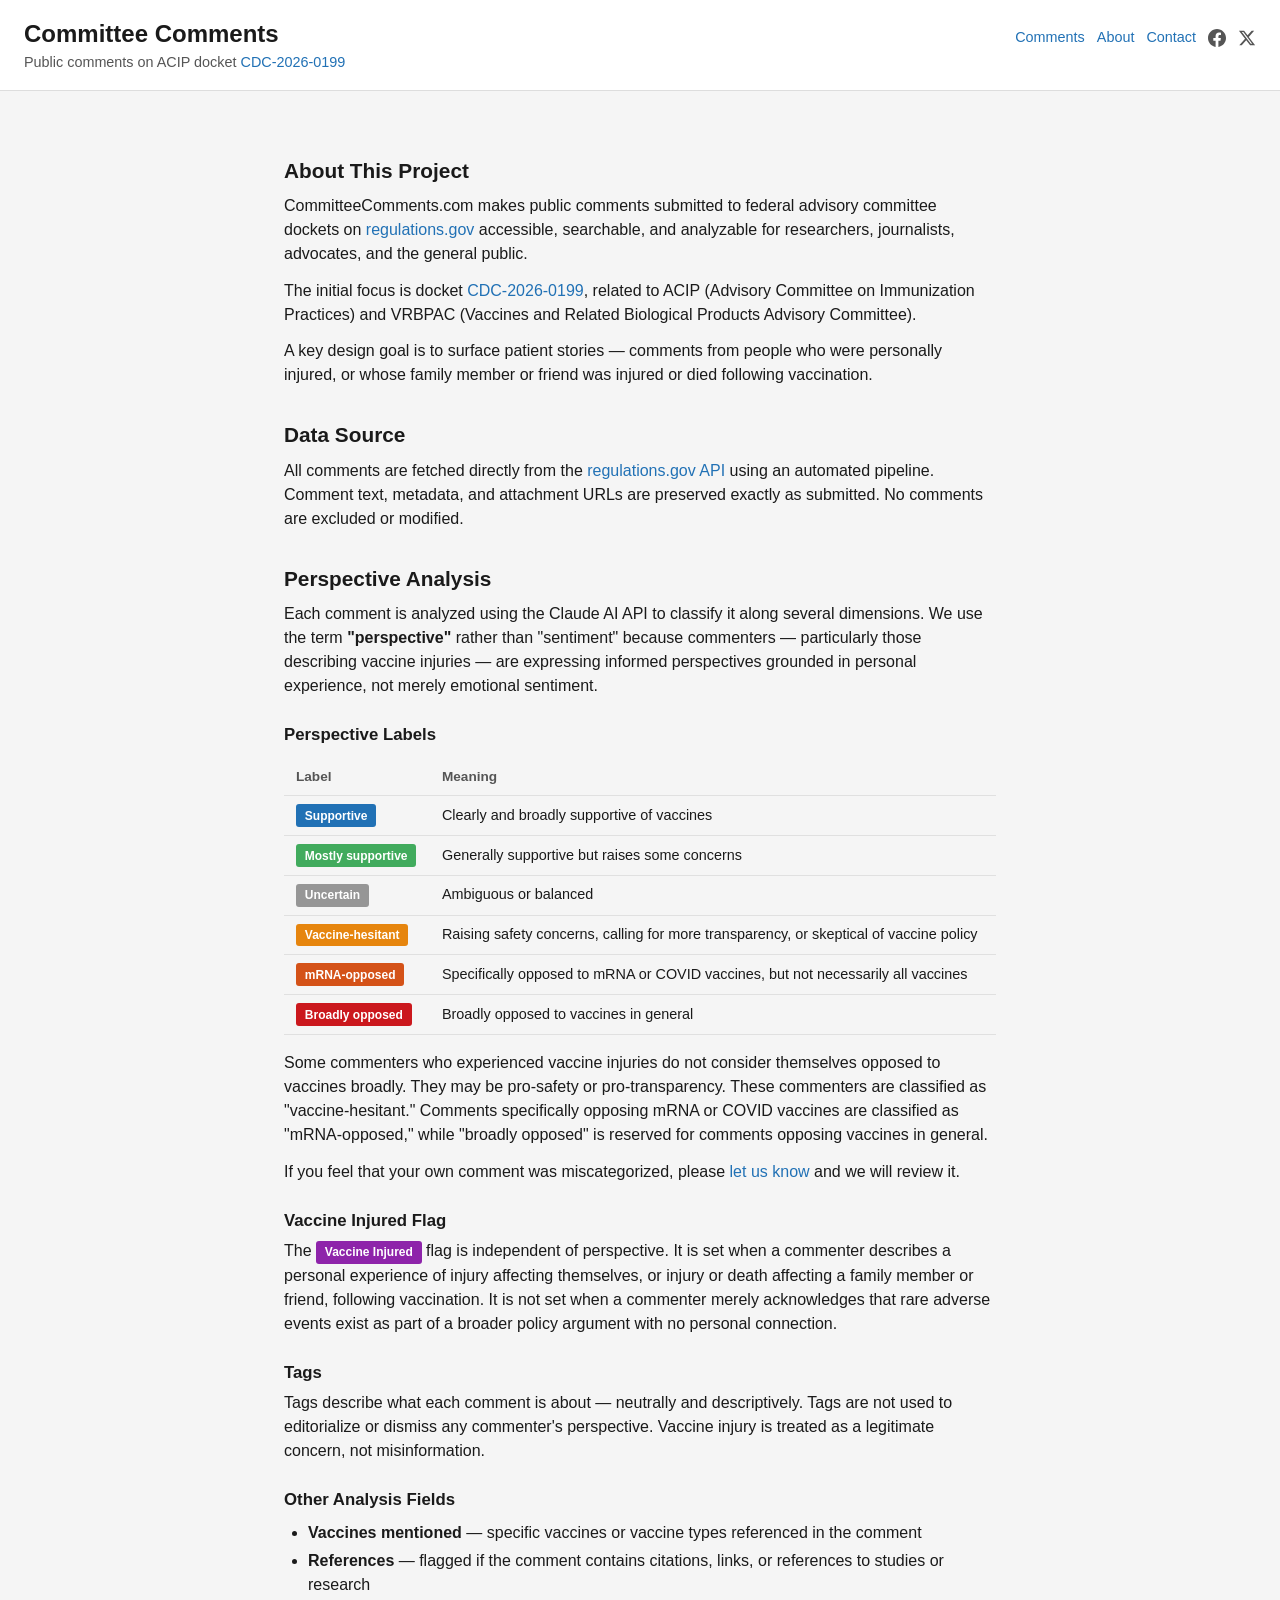
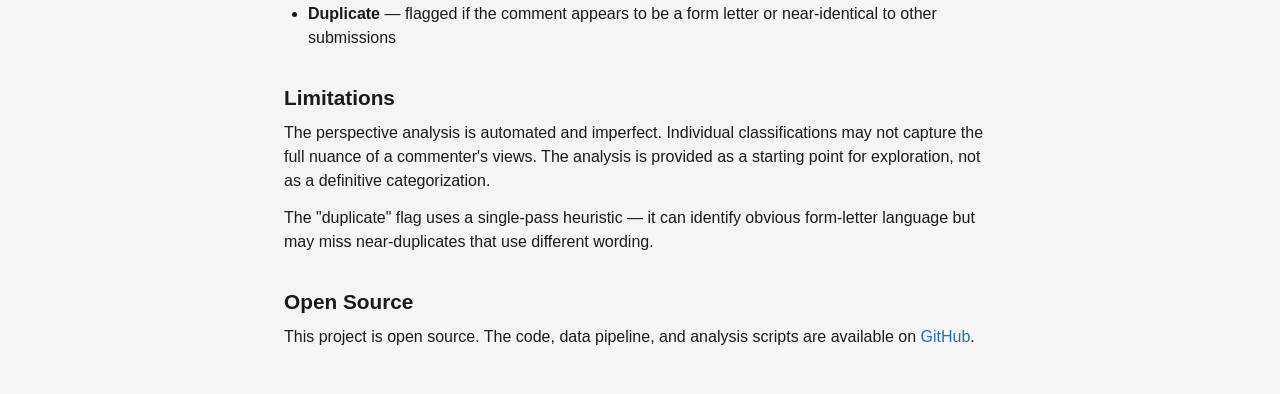
<file: about.html>
<!DOCTYPE html>
<html lang="en">

<head>
  <script async src="https://www.googletagmanager.com/gtag/js?id=G-KE7T0SS6PQ"></script>
  <script>window.dataLayer=window.dataLayer||[];function gtag(){dataLayer.push(arguments);}gtag('js',new Date());gtag('config','G-KE7T0SS6PQ');</script>
  <meta charset="UTF-8">
  <meta name="viewport" content="width=device-width, initial-scale=1.0">
  <title>About — Committee Comments</title>
  <link rel="icon" href="favicon.png" type="image/png">
  <meta name="description" content="Public comments, made accessible. Learn about the methodology behind CommitteeComments.com.">
  <meta property="og:title" content="About — Committee Comments">
  <meta property="og:description" content="Public comments, made accessible. Learn about the methodology behind CommitteeComments.com.">
  <meta property="og:image" content="https://committeecomments.com/share.png">
  <meta property="og:url" content="https://committeecomments.com/about.html">
  <meta property="og:type" content="website">
  <meta name="twitter:card" content="summary_large_image">
  <meta name="twitter:title" content="About — Committee Comments">
  <meta name="twitter:description" content="Public comments, made accessible. Learn about the methodology behind CommitteeComments.com.">
  <meta name="twitter:image" content="https://committeecomments.com/share.png">
  <link rel="stylesheet" href="style.css">
</head>

<body>
  <header>
    <div>
      <h1><a href="index.html">Committee Comments</a></h1>
      <p class="subtitle">Public comments on ACIP docket <a href="https://www.regulations.gov/docket/CDC-2026-0199"
          target="_blank">CDC-2026-0199</a></p>
    </div>
    <nav>
      <a href="index.html">Comments</a>
      <a href="about.html">About</a>
      <a href="contact.html">Contact</a>
      <a href="https://www.facebook.com/sharer/sharer.php?u=https%3A%2F%2Fcommitteecomments.com&quote=I%20appreciate%20this%20website%20that%20shares%20comments%20for%20the%20%28now%20disbanded%29%20CDC%20Advisory%20Committee%20on%20Immunization%20Practices" target="_blank" rel="noopener" class="social-icon" title="Share on Facebook"><svg width="18" height="18" viewBox="0 0 24 24" fill="currentColor"><path d="M24 12.073c0-6.627-5.373-12-12-12s-12 5.373-12 12c0 5.99 4.388 10.954 10.125 11.854v-8.385H7.078v-3.47h3.047V9.43c0-3.007 1.792-4.669 4.533-4.669 1.312 0 2.686.235 2.686.235v2.953H15.83c-1.491 0-1.956.925-1.956 1.874v2.25h3.328l-.532 3.47h-2.796v8.385C19.612 23.027 24 18.062 24 12.073z"/></svg></a>
      <a href="https://twitter.com/intent/tweet?text=I%20appreciate%20this%20website%20that%20shares%20comments%20for%20the%20%28now%20disbanded%29%20CDC%20Advisory%20Committee%20on%20Immunization%20Practices&url=https%3A%2F%2Fcommitteecomments.com" target="_blank" rel="noopener" class="social-icon" title="Share on X/Twitter"><svg width="18" height="18" viewBox="0 0 24 24" fill="currentColor"><path d="M18.244 2.25h3.308l-7.227 8.26 8.502 11.24H16.17l-5.214-6.817L4.99 21.75H1.68l7.73-8.835L1.254 2.25H8.08l4.713 6.231zm-1.161 17.52h1.833L7.084 4.126H5.117z"/></svg></a>
    </nav>
  </header>

  <main class="about-page">
    <article class="about-content">
      <h2>About This Project</h2>

      <p>CommitteeComments.com makes public comments submitted to federal advisory
        committee dockets on <a href="https://www.regulations.gov" target="_blank">regulations.gov</a>
        accessible, searchable, and analyzable for researchers, journalists, advocates,
        and the general public.</p>

      <p>The initial focus is docket
        <a href="https://www.regulations.gov/docket/CDC-2026-0199" target="_blank">CDC-2026-0199</a>,
        related to ACIP (Advisory Committee on Immunization Practices) and VRBPAC
        (Vaccines and Related Biological Products Advisory Committee).
      </p>

      <p>A key design goal is to surface patient stories — comments from people who
        were personally injured, or whose family member or friend was injured or died
        following vaccination.</p>

      <h2>Data Source</h2>

      <p>All comments are fetched directly from the
        <a href="https://open.gsa.gov/api/regulationsgov/" target="_blank">regulations.gov API</a>
        using an automated pipeline. Comment text, metadata, and attachment URLs are
        preserved exactly as submitted. No comments are excluded or modified.
      </p>

      <h2>Perspective Analysis</h2>

      <p>Each comment is analyzed using the Claude AI API to classify it along
        several dimensions. We use the term <strong>"perspective"</strong> rather
        than "sentiment" because commenters — particularly those describing vaccine
        injuries — are expressing informed perspectives grounded in personal
        experience, not merely emotional sentiment.</p>

      <h3>Perspective Labels</h3>

      <table class="about-table">
        <thead>
          <tr>
            <th>Label</th>
            <th>Meaning</th>
          </tr>
        </thead>
        <tbody>
          <tr>
            <td><span class="perspective-badge perspective-supportive">Supportive</span></td>
            <td>Clearly and broadly supportive of vaccines</td>
          </tr>
          <tr>
            <td><span class="perspective-badge perspective-mostly-supportive">Mostly supportive</span></td>
            <td>Generally supportive but raises some concerns</td>
          </tr>
          <tr>
            <td><span class="perspective-badge perspective-uncertain">Uncertain</span></td>
            <td>Ambiguous or balanced</td>
          </tr>
          <tr>
            <td><span class="perspective-badge perspective-vaccine-hesitant">Vaccine-hesitant</span></td>
            <td>Raising safety concerns, calling for more transparency, or skeptical of vaccine policy</td>
          </tr>
          <tr>
            <td><span class="perspective-badge perspective-mRNA-opposed">mRNA-opposed</span></td>
            <td>Specifically opposed to mRNA or COVID vaccines, but not necessarily all vaccines</td>
          </tr>
          <tr>
            <td><span class="perspective-badge perspective-broadly-opposed">Broadly opposed</span></td>
            <td>Broadly opposed to vaccines in general</td>
          </tr>
        </tbody>
      </table>

      <p>Some commenters who experienced vaccine injuries do not consider themselves
        opposed to vaccines broadly. They may be pro-safety or pro-transparency.
        These commenters are classified as "vaccine-hesitant." Comments specifically
        opposing mRNA or COVID vaccines are classified as "mRNA-opposed," while
        "broadly opposed" is reserved for comments opposing vaccines in general.</p>

      <p>If you feel that your own comment was miscategorized, please
        <a href="contact.html">let us know</a> and we will review it.</p>

      <h3>Vaccine Injured Flag</h3>

      <p>The <span class="injured-badge">Vaccine Injured</span> flag is
        independent of perspective. It is set when a commenter describes a personal
        experience of injury affecting themselves, or injury or death affecting a
        family member or friend, following vaccination. It is not set when a
        commenter merely acknowledges that rare adverse events exist as part of a
        broader policy argument with no personal connection.</p>

      <h3>Tags</h3>

      <p>Tags describe what each comment is about — neutrally and descriptively.
        Tags are not used to editorialize or dismiss any commenter's perspective.
        Vaccine injury is treated as a legitimate concern, not misinformation.</p>

      <h3>Other Analysis Fields</h3>

      <ul>
        <li><strong>Vaccines mentioned</strong> — specific vaccines or vaccine types
          referenced in the comment</li>
        <li><strong>References</strong> — flagged if the comment contains citations,
          links, or references to studies or research</li>
        <li><strong>Duplicate</strong> — flagged if the comment appears to be a form
          letter or near-identical to other submissions</li>
      </ul>

      <h2>Limitations</h2>

      <p>The perspective analysis is automated and imperfect. Individual
        classifications may not capture the full nuance of a commenter's views.
        The analysis is provided as a starting point for exploration, not as a
        definitive categorization.</p>

      <p>The "duplicate" flag uses a single-pass heuristic — it can identify
        obvious form-letter language but may miss near-duplicates that use
        different wording.</p>

      <h2>Open Source</h2>

      <p>This project is open source. The code, data pipeline, and analysis
        scripts are available on
        <a href="https://github.com/mroswell/committeecomments.com" target="_blank">GitHub</a>.
      </p>
    </article>
  </main>
</body>

</html>
</file>
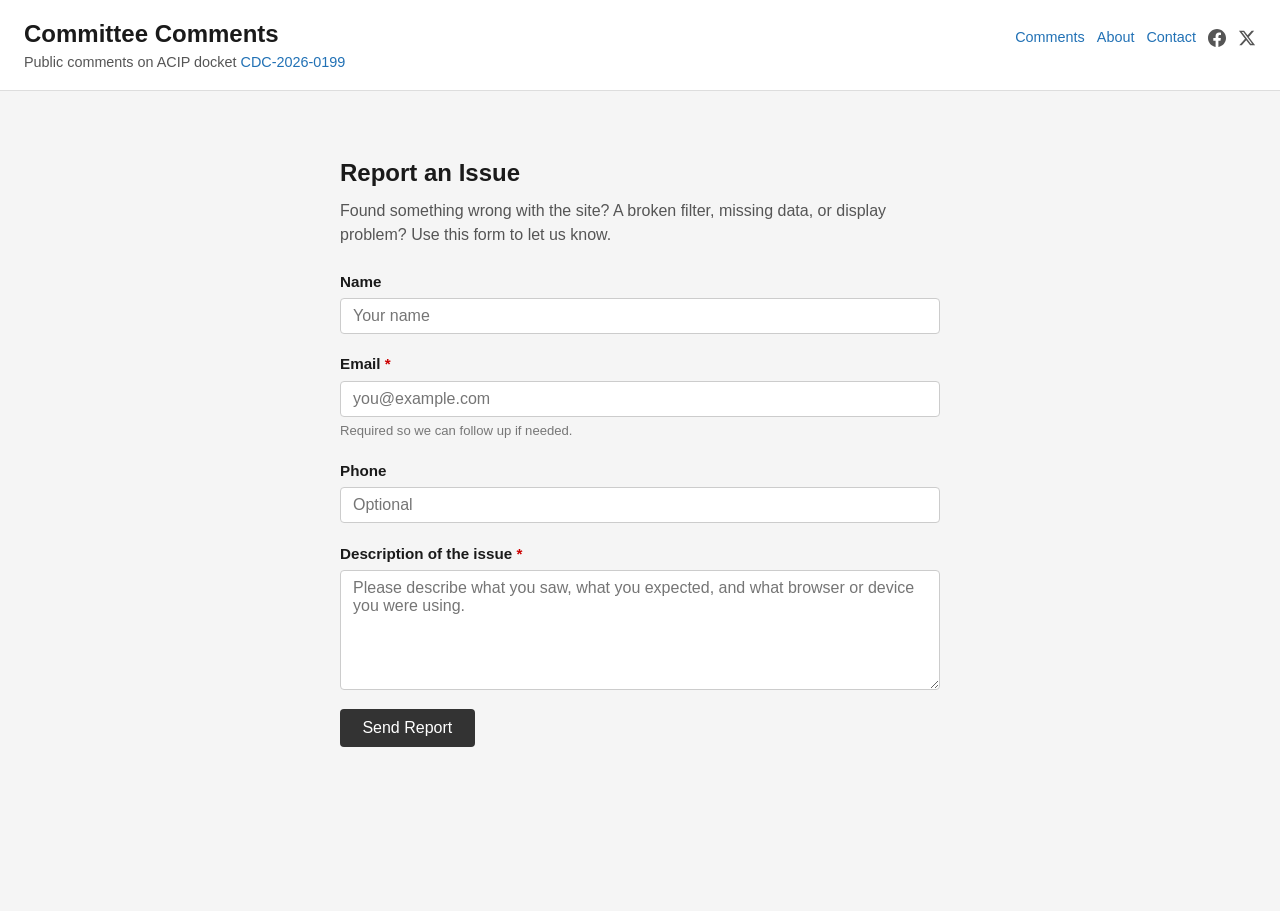
<file: contact.html>
<!DOCTYPE html>
<html lang="en">

<head>
    <script async src="https://www.googletagmanager.com/gtag/js?id=G-KE7T0SS6PQ"></script>
    <script>window.dataLayer=window.dataLayer||[];function gtag(){dataLayer.push(arguments);}gtag('js',new Date());gtag('config','G-KE7T0SS6PQ');</script>
    <meta charset="UTF-8" />
    <meta name="viewport" content="width=device-width, initial-scale=1.0" />
    <title>Contact — Committee Comments</title>
    <link rel="icon" href="favicon.png" type="image/png">
    <meta name="description" content="Public comments, made accessible. Report an issue with CommitteeComments.com.">
    <meta property="og:title" content="Contact — Committee Comments">
    <meta property="og:description" content="Public comments, made accessible. Report an issue with CommitteeComments.com.">
    <meta property="og:image" content="https://committeecomments.com/share.png">
    <meta property="og:url" content="https://committeecomments.com/contact.html">
    <meta property="og:type" content="website">
    <meta name="twitter:card" content="summary_large_image">
    <meta name="twitter:title" content="Contact — Committee Comments">
    <meta name="twitter:description" content="Public comments, made accessible. Report an issue with CommitteeComments.com.">
    <meta name="twitter:image" content="https://committeecomments.com/share.png">
    <link rel="stylesheet" href="style.css" />
    <style>
        .contact-form {
            max-width: 600px;
            margin: 2rem auto;
        }

        .contact-form h2 {
            margin-bottom: 0.5rem;
        }

        .contact-form p.intro {
            color: #555;
            margin-bottom: 1.5rem;
        }

        .form-group {
            margin-bottom: 1.2rem;
            display: flex;
            flex-direction: column;
        }

        .form-group label {
            font-weight: 600;
            margin-bottom: 0.3rem;
            font-size: 0.95rem;
        }

        .form-group input,
        .form-group textarea {
            padding: 0.5rem 0.75rem;
            border: 1px solid #ccc;
            border-radius: 4px;
            font-size: 1rem;
            font-family: inherit;
            background: #fff;
        }

        .form-group input:focus,
        .form-group textarea:focus {
            outline: none;
            border-color: #555;
        }

        .form-group textarea {
            resize: vertical;
            min-height: 120px;
        }

        .form-group .hint {
            font-size: 0.82rem;
            color: #777;
            margin-top: 0.25rem;
        }

        button[type="submit"] {
            background: #333;
            color: #fff;
            border: none;
            padding: 0.6rem 1.4rem;
            font-size: 1rem;
            border-radius: 4px;
            cursor: pointer;
        }

        button[type="submit"]:hover {
            background: #555;
        }

        .success-message {
            display: none;
            background: #f0faf0;
            border: 1px solid #aaddaa;
            border-radius: 4px;
            padding: 1rem 1.2rem;
            color: #2a6a2a;
            margin-top: 1rem;
        }
    </style>
</head>

<body>

    <header>
        <div>
            <h1><a href="index.html">Committee Comments</a></h1>
            <p class="subtitle">Public comments on ACIP docket <a
                    href="https://www.regulations.gov/docket/CDC-2026-0199" target="_blank">CDC-2026-0199</a></p>
        </div>
        <nav>
            <a href="index.html">Comments</a>
            <a href="about.html">About</a>
            <a href="contact.html">Contact</a>
            <a href="https://www.facebook.com/sharer/sharer.php?u=https%3A%2F%2Fcommitteecomments.com&quote=I%20appreciate%20this%20website%20that%20shares%20comments%20for%20the%20%28now%20disbanded%29%20CDC%20Advisory%20Committee%20on%20Immunization%20Practices" target="_blank" rel="noopener" class="social-icon" title="Share on Facebook"><svg width="18" height="18" viewBox="0 0 24 24" fill="currentColor"><path d="M24 12.073c0-6.627-5.373-12-12-12s-12 5.373-12 12c0 5.99 4.388 10.954 10.125 11.854v-8.385H7.078v-3.47h3.047V9.43c0-3.007 1.792-4.669 4.533-4.669 1.312 0 2.686.235 2.686.235v2.953H15.83c-1.491 0-1.956.925-1.956 1.874v2.25h3.328l-.532 3.47h-2.796v8.385C19.612 23.027 24 18.062 24 12.073z"/></svg></a>
            <a href="https://twitter.com/intent/tweet?text=I%20appreciate%20this%20website%20that%20shares%20comments%20for%20the%20%28now%20disbanded%29%20CDC%20Advisory%20Committee%20on%20Immunization%20Practices&url=https%3A%2F%2Fcommitteecomments.com" target="_blank" rel="noopener" class="social-icon" title="Share on X/Twitter"><svg width="18" height="18" viewBox="0 0 24 24" fill="currentColor"><path d="M18.244 2.25h3.308l-7.227 8.26 8.502 11.24H16.17l-5.214-6.817L4.99 21.75H1.68l7.73-8.835L1.254 2.25H8.08l4.713 6.231zm-1.161 17.52h1.833L7.084 4.126H5.117z"/></svg></a>
        </nav>
    </header>

    <main class="about-page">
        <div class="contact-form">
            <h2>Report an Issue</h2>
            <p class="intro">
                Found something wrong with the site? A broken filter, missing data, or display problem?
                Use this form to let us know.
            </p>

            <form id="contact-form" action="https://formspree.io/f/maqpzjyz" method="POST">

                <div class="form-group">
                    <label for="name">Name</label>
                    <input type="text" id="name" name="name" placeholder="Your name" />
                </div>

                <div class="form-group">
                    <label for="email">Email <span style="color:#c00">*</span></label>
                    <input type="email" id="email" name="email" required placeholder="you@example.com" />
                    <span class="hint">Required so we can follow up if needed.</span>
                </div>

                <div class="form-group">
                    <label for="phone">Phone</label>
                    <input type="tel" id="phone" name="phone" placeholder="Optional" />
                </div>

                <div class="form-group">
                    <label for="message">Description of the issue <span style="color:#c00">*</span></label>
                    <textarea id="message" name="message" required
                        placeholder="Please describe what you saw, what you expected, and what browser or device you were using."></textarea>
                </div>

                <!-- Honeypot spam field — hidden from real users -->
                <input type="text" name="_gotcha" style="display:none" />

                <button type="submit">Send Report</button>

                <div class="success-message" id="success-msg">
                    ✓ Thanks! Your report has been received.
                </div>

            </form>
        </div>
    </main>

    <script>
        const form = document.getElementById('contact-form');
        const successMsg = document.getElementById('success-msg');

        form.addEventListener('submit', async function (e) {
            e.preventDefault();
            const data = new FormData(form);
            const response = await fetch(form.action, {
                method: 'POST',
                body: data,
                headers: { 'Accept': 'application/json' }
            });
            if (response.ok) {
                form.reset();
                successMsg.style.display = 'block';
            } else {
                alert('Something went wrong. Please try again or email us directly.');
            }
        });
    </script>

</body>

</html>
</file>
<file: style.css>
/* === Reset & Base === */
*, *::before, *::after { box-sizing: border-box; margin: 0; padding: 0; }

body {
  font-family: -apple-system, BlinkMacSystemFont, "Segoe UI", Roboto, Helvetica, Arial, sans-serif;
  color: #1a1a1a;
  background: #f5f5f5;
  line-height: 1.5;
  overflow-wrap: break-word;
  word-break: break-word;
}

html { overflow-x: hidden; }

a { color: #2171b5; text-decoration: none; }
a:hover { text-decoration: underline; }

/* === Loading Overlay === */
#loading-overlay {
  position: fixed;
  inset: 0;
  z-index: 1000;
  display: flex;
  align-items: center;
  justify-content: center;
  background: #fff;
  transition: opacity 0.3s;
}
#loading-overlay.hidden { opacity: 0; pointer-events: none; }

.loader { text-align: center; }

.spinner {
  width: 40px;
  height: 40px;
  margin: 0 auto 1rem;
  border: 4px solid #e0e0e0;
  border-top-color: #2171b5;
  border-radius: 50%;
  animation: spin 0.8s linear infinite;
}
@keyframes spin { to { transform: rotate(360deg); } }

#loading-text { color: #666; font-size: 0.95rem; }

/* === Header === */
header {
  background: #fff;
  border-bottom: 1px solid #ddd;
  padding: 1rem 1.5rem;
  display: flex;
  align-items: baseline;
  justify-content: space-between;
  flex-wrap: wrap;
  gap: 0.5rem;
}
header h1 { font-size: 1.5rem; font-weight: 700; }
header h1 a { color: inherit; }
header h1 a:hover { text-decoration: none; }
.subtitle { color: #555; font-size: 0.9rem; }
header nav { font-size: 0.9rem; display: flex; align-items: center; gap: 0.75rem; }
.social-icon { color: #555; display: inline-flex; align-items: center; }
.social-icon:hover { color: #2171b5; text-decoration: none; }

/* === Main Layout === */
main {
  display: grid;
  grid-template-columns: 280px 1fr;
  gap: 0;
  max-width: 1400px;
  margin: 0 auto;
  min-height: calc(100vh - 80px);
}

/* === Filters Sidebar === */
#filters {
  background: #fff;
  border-right: 1px solid #ddd;
  padding: 1rem;
  position: sticky;
  top: 0;
  height: 100vh;
  overflow-y: auto;
}

#filter-toggle { display: none; }

.filter-group {
  margin-bottom: 1rem;
  padding-bottom: 1rem;
  border-bottom: 1px solid #eee;
}
.filter-group:last-of-type { border-bottom: none; }

.filter-group > label {
  display: block;
  font-size: 0.8rem;
  font-weight: 600;
  text-transform: uppercase;
  letter-spacing: 0.03em;
  color: #555;
  margin-bottom: 0.4rem;
}

.filter-group select,
.filter-group input[type="search"],
.filter-group input[type="text"] {
  width: 100%;
  padding: 0.45rem 0.6rem;
  border: 1px solid #ccc;
  border-radius: 4px;
  font-size: 0.9rem;
  background: #fff;
}
.filter-group select:focus,
.filter-group input:focus {
  outline: none;
  border-color: #2171b5;
  box-shadow: 0 0 0 2px rgba(33, 113, 181, 0.2);
}

.checkbox-label {
  display: flex;
  align-items: center;
  gap: 0.5rem;
  cursor: pointer;
  font-size: 0.9rem;
}
.checkbox-label input[type="checkbox"] {
  width: 16px;
  height: 16px;
  accent-color: #2171b5;
}

.filter-count { color: #888; font-size: 0.85rem; }

/* Tag Dropdown */
.tag-dropdown { position: relative; }

.selected-tags {
  display: flex;
  flex-wrap: wrap;
  gap: 0.3rem;
  margin-top: 0.4rem;
}

.selected-tag {
  display: inline-flex;
  align-items: center;
  gap: 0.3rem;
  background: #e8e8e8;
  border-radius: 3px;
  padding: 0.2rem 0.4rem;
  font-size: 0.85rem;
}
.selected-tag button {
  background: none;
  border: none;
  cursor: pointer;
  font-size: 1rem;
  line-height: 1;
  color: #666;
  padding: 0 0.15rem;
}
.selected-tag button:hover { color: #c00; }

.tag-list {
  position: absolute;
  top: 100%;
  left: 0;
  right: 0;
  max-height: 300px;
  overflow-y: auto;
  background: #fff;
  border: 1px solid #ccc;
  border-top: none;
  border-radius: 0 0 4px 4px;
  z-index: 10;
}

.tag-item {
  padding: 0.35rem 0.6rem;
  cursor: pointer;
  font-size: 0.85rem;
  display: flex;
  justify-content: space-between;
}
.tag-item:hover { background: #f0f4f8; }
.tag-item .tag-count { color: #888; }
.tag-item.disabled { color: #bbb; cursor: default; }

.clear-btn {
  width: 100%;
  padding: 0.5rem;
  background: none;
  border: 1px solid #ccc;
  border-radius: 4px;
  cursor: pointer;
  font-size: 0.85rem;
  color: #555;
  margin-top: 0.5rem;
}
.clear-btn:hover { background: #f0f0f0; }

/* === Results Area === */
#results { padding: 1rem 1.5rem; }

#results-header {
  display: flex;
  justify-content: space-between;
  align-items: center;
  margin-bottom: 1rem;
  flex-wrap: wrap;
  gap: 0.5rem;
}

#results-count { font-size: 0.95rem; color: #555; }

#sort-wrapper {
  display: flex;
  align-items: center;
  gap: 0.4rem;
  font-size: 0.85rem;
}
#sort-wrapper label { color: #555; }
#sort-wrapper select {
  padding: 0.3rem 0.5rem;
  border: 1px solid #ccc;
  border-radius: 4px;
  font-size: 0.85rem;
}

/* === Comment Cards === */
.comment-card {
  background: #fff;
  border: 1px solid #ddd;
  border-radius: 6px;
  padding: 1rem 1.25rem;
  margin-bottom: 0.75rem;
  box-shadow: 0 1px 3px rgba(0,0,0,0.04);
}

.card-header {
  display: flex;
  align-items: center;
  gap: 0.5rem;
  margin-bottom: 0.5rem;
}
.card-share-group {
  margin-left: auto;
  display: flex;
  align-items: center;
  gap: 0.35rem;
  flex-shrink: 0;
}

/* Perspective Badges */
.perspective-badge {
  display: inline-block;
  padding: 0.15rem 0.55rem;
  border-radius: 3px;
  font-size: 0.75rem;
  font-weight: 600;
  color: #fff;
  white-space: nowrap;
}
.perspective-supportive { background: #2171b5; }
.perspective-mostly-supportive { background: #41ab5d; }
.perspective-uncertain { background: #969696; }
.perspective-vaccine-hesitant { background: #e6850e; }
.perspective-mRNA-opposed { background: #d45218; }
.perspective-broadly-opposed { background: #cb181d; }

/* Vaccine Injured Badge */
.injured-badge {
  display: inline-block;
  padding: 0.15rem 0.55rem;
  border-radius: 3px;
  font-size: 0.75rem;
  font-weight: 600;
  color: #fff;
  background: #8e24aa;
  white-space: nowrap;
}

/* Duplicate Badge */
.duplicate-badge {
  display: inline-block;
  padding: 0.15rem 0.55rem;
  border-radius: 3px;
  font-size: 0.75rem;
  font-weight: 600;
  color: #fff;
  background: #757575;
  white-space: nowrap;
}

/* Card Meta */
.card-meta {
  display: flex;
  align-items: baseline;
  gap: 0.6rem;
  flex-wrap: wrap;
  font-size: 0.9rem;
  margin-bottom: 0.5rem;
}
.card-meta .org { color: #555; }
.card-meta time { color: #888; font-size: 0.85rem; margin-left: auto; }

/* Card Comment */
.card-comment {
  font-size: 0.9rem;
  line-height: 1.6;
  overflow-wrap: break-word;
  max-width: 100%;
  overflow-x: hidden;
}
.card-comment img { max-width: 100%; height: auto; }
.card-comment a { word-break: break-all; }

/* Card Tags */
.card-tags {
  display: flex;
  flex-wrap: wrap;
  gap: 0.3rem;
  margin-top: 0.6rem;
}
.tag {
  display: inline-block;
  background: #eef2f7;
  color: #3a5a7c;
  padding: 0.1rem 0.45rem;
  border-radius: 3px;
  font-size: 0.75rem;
}

/* Card Footer */
.card-footer {
  display: flex;
  align-items: center;
  gap: 0.75rem;
  flex-wrap: wrap;
  margin-top: 0.6rem;
  padding-top: 0.5rem;
  border-top: 1px solid #eee;
  font-size: 0.85rem;
}
.card-footer a { font-size: 0.85rem; }
.share-btn {
  background: #f0f4f8;
  border: none;
  border-radius: 4px;
  padding: 0.4rem 0.7rem;
  font-size: 0.8rem;
  cursor: pointer;
  color: #2171b5;
  font-weight: 500;
  transition: background 0.2s, color 0.2s;
  display: inline-flex;
  align-items: center;
  gap: 0.3rem;
  text-decoration: none;
}
.share-btn:hover { background: #dce8f2; text-decoration: none; }
.share-social-btn { padding: 0.4rem; color: #555; }
.share-social-btn:hover { color: #2171b5; }
.share-btn.copied {
  background: #41ab5d;
  color: #fff;
}

.reg-link { margin-left: auto; }

/* Highlighted single comment view */
.comment-card.highlighted {
  border-color: #2171b5;
  box-shadow: 0 2px 8px rgba(33, 113, 181, 0.15);
}

.back-to-all {
  display: inline-block;
  margin-bottom: 1rem;
  padding: 0.5rem 1rem;
  background: #fff;
  border: 1px solid #ccc;
  border-radius: 4px;
  cursor: pointer;
  font-size: 0.9rem;
  color: #2171b5;
}
.back-to-all:hover { background: #f0f4f8; }

/* === Pagination === */
#pagination {
  display: flex;
  justify-content: center;
  align-items: center;
  gap: 0.25rem;
  margin-top: 1.5rem;
  flex-wrap: wrap;
}

.page-btn {
  min-width: 36px;
  height: 36px;
  display: inline-flex;
  align-items: center;
  justify-content: center;
  border: 1px solid #ccc;
  border-radius: 4px;
  background: #fff;
  cursor: pointer;
  font-size: 0.85rem;
  color: #333;
  padding: 0 0.5rem;
}
.page-btn:hover { background: #f0f4f8; }
.page-btn.active {
  background: #2171b5;
  color: #fff;
  border-color: #2171b5;
}
.page-btn:disabled {
  opacity: 0.4;
  cursor: default;
}
.page-ellipsis {
  display: inline-flex;
  align-items: center;
  justify-content: center;
  min-width: 36px;
  height: 36px;
  font-size: 0.85rem;
  color: #888;
}

/* === Mobile === */
@media (max-width: 767px) {
  main {
    grid-template-columns: 1fr;
  }

  #filters {
    position: relative;
    height: auto;
    border-right: none;
    border-bottom: 1px solid #ddd;
    padding: 0;
  }

  #filter-toggle {
    display: flex;
    align-items: center;
    gap: 0.4rem;
    width: 100%;
    padding: 0.75rem 1rem;
    background: #fff;
    border: none;
    border-bottom: 1px solid #eee;
    cursor: pointer;
    font-size: 0.95rem;
    font-weight: 600;
  }

  #active-filter-count {
    display: inline-flex;
    align-items: center;
    justify-content: center;
    background: #2171b5;
    color: #fff;
    border-radius: 50%;
    width: 20px;
    height: 20px;
    font-size: 0.75rem;
    font-weight: 700;
  }

  #filter-panel {
    display: none;
    padding: 1rem;
  }
  #filter-panel.open { display: block; }

  #results { padding: 0.75rem; }

  .card-meta { flex-direction: column; gap: 0.2rem; }
  .card-meta time { margin-left: 0; }

  .card-header { flex-wrap: wrap; }
  .card-share-group { margin-left: 0; margin-top: 0.3rem; width: 100%; }

  .card-footer { flex-direction: column; align-items: flex-start; }
  .reg-link { margin-left: 0; }

  .card-comment { font-size: 0.85rem; }

  .comment-card { padding: 0.75rem; }

  header { flex-direction: column; gap: 0.25rem; }
  header nav { gap: 0.5rem; }

  #results-header { flex-direction: column; align-items: flex-start; }
}

/* === Focus & Accessibility === */
:focus-visible {
  outline: 2px solid #2171b5;
  outline-offset: 2px;
}

/* === About Page === */
.about-page {
  display: block;
  max-width: 760px;
  margin: 0 auto;
  padding: 2rem 1.5rem;
}
.about-content h2 {
  font-size: 1.3rem;
  margin-top: 2rem;
  margin-bottom: 0.5rem;
}
.about-content h3 {
  font-size: 1.05rem;
  margin-top: 1.5rem;
  margin-bottom: 0.4rem;
}
.about-content p { margin-bottom: 0.8rem; }
.about-content ul { margin: 0.5rem 0 1rem 1.5rem; }
.about-content li { margin-bottom: 0.3rem; }

.about-table {
  width: 100%;
  border-collapse: collapse;
  margin: 0.75rem 0 1rem;
}
.about-table th, .about-table td {
  text-align: left;
  padding: 0.5rem 0.75rem;
  border-bottom: 1px solid #e0e0e0;
}
.about-table th { font-size: 0.85rem; color: #555; }
.about-table td { font-size: 0.9rem; vertical-align: middle; }

/* Screen reader only */
.sr-only {
  position: absolute;
  width: 1px;
  height: 1px;
  padding: 0;
  margin: -1px;
  overflow: hidden;
  clip: rect(0,0,0,0);
  border: 0;
}
</file>
